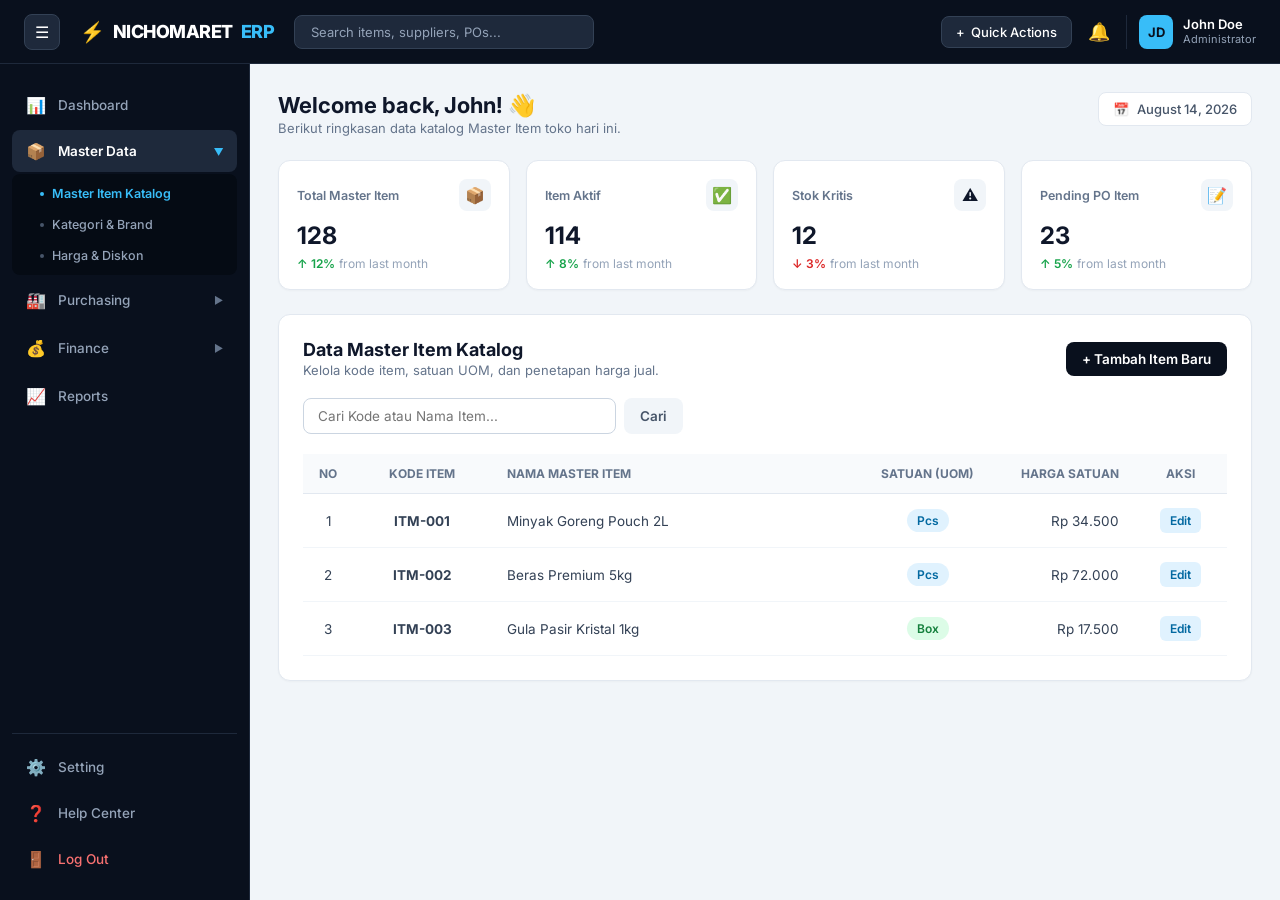
<file: templates/admin/order_form_sample.html>
<!DOCTYPE html>
<html lang="id">
<head>
    <meta charset="UTF-8">
    <meta name="viewport" content="width=device-width, initial-scale=1.0">
    <title>Master Item - Nichomaret ERP</title>
    <!-- Font Inter -->
    <link href="https://fonts.googleapis.com/css2?family=Inter:wght@400;500;600;700&display=swap" rel="stylesheet">
    <style>
        /* RESET & BASE STYLES */
        * { box-sizing: border-box; margin: 0; padding: 0; font-family: 'Inter', -apple-system, BlinkMacSystemFont, sans-serif; }
        body { background-color: #f1f5f9; color: #0f172a; min-height: 100vh; display: flex; flex-direction: column; }

        /* ---------------- TOPBAR (DARK NAVY) ---------------- */
        .topbar {
            height: 64px;
            background-color: #09101d;
            color: #ffffff;
            display: flex;
            align-items: center;
            justify-content: space-between;
            padding: 0 24px;
            position: fixed;
            top: 0; left: 0; right: 0;
            z-index: 100;
            border-bottom: 1px solid #1e293b;
        }

        .topbar-left { display: flex; align-items: center; gap: 20px; }
        
        /* Toggle Collapse Sidebar Button */
        .btn-toggle-sidebar {
            background: #1e293b;
            border: 1px solid #334155;
            color: #ffffff;
            width: 36px;
            height: 36px;
            border-radius: 8px;
            cursor: pointer;
            display: flex;
            align-items: center;
            justify-content: center;
            font-size: 16px;
            transition: background 0.2s;
        }
        .btn-toggle-sidebar:hover { background: #334155; }

        .brand-logo { font-size: 18px; font-weight: 800; color: #ffffff; text-decoration: none; display: flex; align-items: center; gap: 8px; letter-spacing: -0.5px; }
        .brand-logo span { color: #38bdf8; }

        .search-top {
            background-color: #1e293b;
            border: 1px solid #334155;
            border-radius: 8px;
            padding: 8px 16px;
            width: 300px;
            color: #ffffff;
            font-size: 13px;
            outline: none;
            transition: all 0.2s;
        }
        .search-top::placeholder { color: #94a3b8; }
        .search-top:focus { border-color: #38bdf8; background-color: #0f172a; }

        .topbar-right { display: flex; align-items: center; gap: 16px; }
        .btn-quick-action { background-color: #1e293b; color: #ffffff; border: 1px solid #334155; padding: 7px 14px; border-radius: 8px; font-size: 13px; font-weight: 500; cursor: pointer; display: flex; align-items: center; gap: 6px; }
        .btn-quick-action:hover { background-color: #334155; }

        .user-profile { display: flex; align-items: center; gap: 10px; padding-left: 12px; border-left: 1px solid #1e293b; }
        .avatar-box { width: 34px; height: 34px; border-radius: 8px; background-color: #38bdf8; color: #09101d; display: flex; align-items: center; justify-content: center; font-weight: 700; font-size: 13px; }
        .user-info { display: flex; flex-direction: column; }
        .user-name { font-size: 13px; font-weight: 600; color: #ffffff; line-height: 1.2; }
        .user-role { font-size: 11px; color: #94a3b8; }

        /* ---------------- SIDEBAR (DARK NAVY WITH SUB-MENU) ---------------- */
        .sidebar {
            width: 250px;
            background-color: #09101d;
            height: calc(100vh - 64px);
            position: fixed;
            top: 64px; left: 0;
            padding: 20px 12px;
            display: flex;
            flex-direction: column;
            justify-content: space-between;
            border-right: 1px solid #1e293b;
            z-index: 90;
            overflow-y: auto;
            transition: all 0.3s ease;
        }

        /* Class saat sidebar di-hide / collapse secara penuh */
        body.sidebar-collapsed .sidebar { transform: translateX(-100%); }
        body.sidebar-collapsed .main-wrapper { margin-left: 0; }

        .menu-list { list-style: none; display: flex; flex-direction: column; gap: 4px; }
        .menu-item { display: flex; flex-direction: column; }

        .menu-link {
            display: flex;
            align-items: center;
            justify-content: space-between;
            padding: 11px 14px;
            color: #94a3b8;
            text-decoration: none;
            font-size: 13.5px;
            font-weight: 500;
            border-radius: 8px;
            cursor: pointer;
            transition: all 0.2s;
            user-select: none;
        }
        .menu-link-content { display: flex; align-items: center; gap: 12px; }
        .menu-link:hover { color: #ffffff; background-color: #1e293b; }
        .menu-link.active {
            background-color: #1e293b;
            color: #ffffff;
            font-weight: 600;
        }
        .menu-link .icon { font-size: 16px; width: 20px; text-align: center; }
        
        /* Indicator Panah Sub-menu */
        .arrow-icon {
            font-size: 10px;
            transition: transform 0.3s ease;
            color: #64748b;
        }
        .menu-item.open > .menu-link .arrow-icon {
            transform: rotate(90deg);
            color: #38bdf8;
        }

        /* ---------------- HIDE / SHOW SUB MENU ---------------- */
        .submenu-list {
            list-style: none;
            max-height: 0;
            overflow: hidden;
            transition: max-height 0.3s ease-in-out;
            background-color: #050b14;
            border-radius: 8px;
            margin-top: 2px;
            padding-left: 12px;
        }
        .menu-item.open > .submenu-list {
            max-height: 200px; /* Buka otomatis */
            padding-top: 4px;
            padding-bottom: 4px;
        }

        .submenu-link {
            display: flex;
            align-items: center;
            gap: 10px;
            padding: 8px 12px 8px 28px;
            color: #94a3b8;
            text-decoration: none;
            font-size: 12.5px;
            font-weight: 500;
            border-radius: 6px;
            transition: all 0.2s;
            position: relative;
        }
        .submenu-link::before {
            content: "";
            position: absolute;
            left: 16px;
            top: 50%;
            width: 4px;
            height: 4px;
            background-color: #475569;
            border-radius: 50%;
            transform: translateY(-50%);
        }
        .submenu-link:hover { color: #ffffff; background-color: #1e293b; }
        .submenu-link.active {
            color: #38bdf8;
            font-weight: 600;
        }
        .submenu-link.active::before {
            background-color: #38bdf8;
        }

        .menu-divider { height: 1px; background-color: #1e293b; margin: 12px 0; }

        /* ---------------- MAIN CONTENT WRAPPER ---------------- */
        .main-wrapper {
            margin-top: 64px;
            margin-left: 250px;
            padding: 28px;
            flex: 1;
            transition: margin-left 0.3s ease;
        }

        .page-header { display: flex; justify-content: space-between; align-items: flex-start; margin-bottom: 24px; }
        .page-title { font-size: 22px; font-weight: 700; color: #0f172a; }
        .page-subtitle { font-size: 13px; color: #64748b; margin-top: 2px; }
        .date-badge { background: #ffffff; border: 1px solid #e2e8f0; padding: 8px 14px; border-radius: 8px; font-size: 13px; font-weight: 500; color: #475569; display: flex; align-items: center; gap: 8px; }

        /* STATS SUMMARY CARDS */
        .stats-grid { display: grid; grid-template-columns: repeat(auto-fit, minmax(200px, 1fr)); gap: 16px; margin-bottom: 24px; }
        .stat-card {
            background: #ffffff;
            border: 1px solid #e2e8f0;
            border-radius: 12px;
            padding: 18px;
            box-shadow: 0 1px 2px rgba(0,0,0,0.03);
        }
        .stat-header { display: flex; justify-content: space-between; align-items: center; margin-bottom: 10px; }
        .stat-label { font-size: 12.5px; font-weight: 600; color: #64748b; }
        .stat-icon { width: 32px; height: 32px; border-radius: 8px; background-color: #f1f5f9; display: flex; align-items: center; justify-content: center; font-size: 16px; color: #0f172a; }
        .stat-value { font-size: 24px; font-weight: 700; color: #0f172a; margin-bottom: 6px; }
        .stat-trend { font-size: 12px; font-weight: 600; display: flex; align-items: center; gap: 4px; }
        .trend-up { color: #16a34a; }
        .trend-down { color: #dc2626; }

        /* CARD MAIN DATA */
        .card { background: #ffffff; border: 1px solid #e2e8f0; border-radius: 12px; padding: 24px; box-shadow: 0 1px 2px rgba(0,0,0,0.03); }
        .card-header { display: flex; justify-content: space-between; align-items: center; margin-bottom: 20px; flex-wrap: wrap; gap: 12px; }
        
        .toolbar { display: flex; justify-content: space-between; align-items: center; gap: 16px; margin-bottom: 20px; flex-wrap: wrap; }
        .search-box { display: flex; gap: 8px; flex: 1; max-width: 380px; }
        .form-control { padding: 9px 14px; border: 1px solid #cbd5e1; border-radius: 8px; font-size: 13.5px; outline: none; transition: border-color 0.2s; background-color: #fff; width: 100%; }
        
        .btn { padding: 9px 16px; border-radius: 8px; font-size: 13.5px; font-weight: 600; cursor: pointer; border: none; display: inline-flex; align-items: center; gap: 6px; }
        .btn-primary { background-color: #09101d; color: #ffffff; }
        .btn-primary:hover { background-color: #1e293b; }
        .btn-secondary { background-color: #f1f5f9; color: #475569; }
        .btn-secondary:hover { background-color: #e2e8f0; }
        .btn-sm { padding: 5px 10px; font-size: 12px; border-radius: 6px; }
        .btn-edit { background-color: #e0f2fe; color: #0369a1; }

        /* DATA TABLE */
        .table-responsive { overflow-x: auto; }
        table { width: 100%; border-collapse: collapse; text-align: left; }
        th { background-color: #f8fafc; color: #64748b; font-size: 12px; font-weight: 700; text-transform: uppercase; padding: 12px 16px; border-bottom: 1px solid #e2e8f0; }
        td { padding: 14px 16px; border-bottom: 1px solid #f1f5f9; font-size: 13.5px; color: #334155; }
        
        .badge { display: inline-block; padding: 4px 10px; border-radius: 9999px; font-size: 12px; font-weight: 600; }
        .badge-pcs { background-color: #e0f2fe; color: #0369a1; }
        .badge-box { background-color: #dcfce7; color: #15803d; }
        .text-center { text-align: center; }
        .text-right { text-align: right; }

        /* MODAL POP-UP STYLES */
        .modal-overlay {
            position: fixed;
            top: 0; left: 0; width: 100%; height: 100%;
            background-color: rgba(9, 16, 29, 0.6);
            backdrop-filter: blur(3px);
            display: none;
            align-items: center;
            justify-content: center;
            z-index: 1000;
        }
        .modal-overlay.active { display: flex; }
        .modal-card { background: #ffffff; width: 100%; max-width: 480px; border-radius: 12px; overflow: hidden; }
        .modal-header { padding: 18px 24px; border-bottom: 1px solid #f1f5f9; display: flex; justify-content: space-between; align-items: center; }
        .modal-body { padding: 24px; }
        .form-group { margin-bottom: 16px; }
        .form-label { display: block; font-size: 12.5px; font-weight: 600; color: #475569; margin-bottom: 6px; }
        .modal-footer { padding: 16px 24px; background-color: #f8fafc; border-top: 1px solid #f1f5f9; display: flex; justify-content: flex-end; gap: 10px; }
    </style>
</head>
<body>

    <!-- 1. TOPBAR -->
    <header class="topbar">
        <div class="topbar-left">
            <button class="btn-toggle-sidebar" id="btnToggleSidebar" title="Hide/Show Sidebar">☰</button>
            <a href="#" class="brand-logo">
                <span style="font-size: 20px;">⚡</span> NICHOMARET<span>ERP</span>
            </a>
            <input type="text" class="search-top" placeholder="Search items, suppliers, POs...">
        </div>
        <div class="topbar-right">
            <button class="btn-quick-action"><span>+</span> Quick Actions</button>
            <span style="font-size: 18px; cursor: pointer; color: #94a3b8;">🔔</span>
            <div class="user-profile">
                <div class="avatar-box">JD</div>
                <div class="user-info">
                    <span class="user-name">John Doe</span>
                    <span class="user-role">Administrator</span>
                </div>
            </div>
        </div>
    </header>

    <!-- 2. SIDEBAR WITH COLLAPSIBLE SUB-MENUS -->
    <aside class="sidebar">
        <div>
            <ul class="menu-list">
                <!-- MENU DASHBOARD (NO SUBMENU) -->
                <li class="menu-item">
                    <a href="#" class="menu-link">
                        <div class="menu-link-content">
                            <span class="icon">📊</span>
                            <span>Dashboard</span>
                        </div>
                    </a>
                </li>

                <!-- MENU MASTER DATA (HAS SUBMENU - OPEN BY DEFAULT) -->
                <li class="menu-item open">
                    <div class="menu-link active">
                        <div class="menu-link-content">
                            <span class="icon">📦</span>
                            <span>Master Data</span>
                        </div>
                        <span class="arrow-icon">▶</span>
                    </div>
                    <ul class="submenu-list">
                        <li><a href="#" class="submenu-link active">Master Item Katalog</a></li>
                        <li><a href="#" class="submenu-link">Kategori & Brand</a></li>
                        <li><a href="#" class="submenu-link">Harga & Diskon</a></li>
                    </ul>
                </li>

                <!-- MENU SUPPLIER & PURCHASING (HAS SUBMENU) -->
                <li class="menu-item">
                    <div class="menu-link">
                        <div class="menu-link-content">
                            <span class="icon">🏭</span>
                            <span>Purchasing</span>
                        </div>
                        <span class="arrow-icon">▶</span>
                    </div>
                    <ul class="submenu-list">
                        <li><a href="#" class="submenu-link">Data Supplier</a></li>
                        <li><a href="#" class="submenu-link">Purchase Order (PO)</a></li>
                        <li><a href="#" class="submenu-link">Penerimaan Barang</a></li>
                    </ul>
                </li>

                <!-- MENU FINANCE (HAS SUBMENU) -->
                <li class="menu-item">
                    <div class="menu-link">
                        <div class="menu-link-content">
                            <span class="icon">💰</span>
                            <span>Finance</span>
                        </div>
                        <span class="arrow-icon">▶</span>
                    </div>
                    <ul class="submenu-list">
                        <li><a href="#" class="submenu-link">Hutang (AP)</a></li>
                        <li><a href="#" class="submenu-link">Piutang (AR)</a></li>
                        <li><a href="#" class="submenu-link">Invoice Pembayaran</a></li>
                    </ul>
                </li>

                <!-- MENU REPORTS (NO SUBMENU) -->
                <li class="menu-item">
                    <a href="#" class="menu-link">
                        <div class="menu-link-content">
                            <span class="icon">📈</span>
                            <span>Reports</span>
                        </div>
                    </a>
                </li>
            </ul>
        </div>

        <div>
            <div class="menu-divider"></div>
            <ul class="menu-list">
                <li class="menu-item">
                    <a href="#" class="menu-link">
                        <div class="menu-link-content">
                            <span class="icon">⚙️</span>
                            <span>Setting</span>
                        </div>
                    </a>
                </li>
                <li class="menu-item">
                    <a href="#" class="menu-link">
                        <div class="menu-link-content">
                            <span class="icon">❓</span>
                            <span>Help Center</span>
                        </div>
                    </a>
                </li>
                <li class="menu-item">
                    <a href="#" class="menu-link" style="color: #f87171;">
                        <div class="menu-link-content">
                            <span class="icon">🚪</span>
                            <span>Log Out</span>
                        </div>
                    </a>
                </li>
            </ul>
        </div>
    </aside>

    <!-- 3. MAIN CONTENT -->
    <div class="main-wrapper">
        <div class="page-header">
            <div>
                <h1 class="page-title">Welcome back, John! 👋</h1>
                <p class="page-subtitle">Berikut ringkasan data katalog Master Item toko hari ini.</p>
            </div>
            <div class="date-badge">
                📅 <span>August 14, 2026</span>
            </div>
        </div>

        <!-- METRICS CARDS -->
        <div class="stats-grid">
            <div class="stat-card">
                <div class="stat-header">
                    <span class="stat-label">Total Master Item</span>
                    <div class="stat-icon">📦</div>
                </div>
                <div class="stat-value">128</div>
                <div class="stat-trend trend-up"><span>↑ 12%</span> <span style="color: #94a3b8; font-weight: normal;">from last month</span></div>
            </div>
            <div class="stat-card">
                <div class="stat-header">
                    <span class="stat-label">Item Aktif</span>
                    <div class="stat-icon">✅</div>
                </div>
                <div class="stat-value">114</div>
                <div class="stat-trend trend-up"><span>↑ 8%</span> <span style="color: #94a3b8; font-weight: normal;">from last month</span></div>
            </div>
            <div class="stat-card">
                <div class="stat-header">
                    <span class="stat-label">Stok Kritis</span>
                    <div class="stat-icon">⚠️</div>
                </div>
                <div class="stat-value">12</div>
                <div class="stat-trend trend-down"><span>↓ 3%</span> <span style="color: #94a3b8; font-weight: normal;">from last month</span></div>
            </div>
            <div class="stat-card">
                <div class="stat-header">
                    <span class="stat-label">Pending PO Item</span>
                    <div class="stat-icon">📝</div>
                </div>
                <div class="stat-value">23</div>
                <div class="stat-trend trend-up"><span>↑ 5%</span> <span style="color: #94a3b8; font-weight: normal;">from last month</span></div>
            </div>
        </div>

        <!-- MAIN TABLE DATA -->
        <div class="card">
            <div class="card-header">
                <div>
                    <h2 style="font-size: 18px; font-weight: 700; color: #0f172a;">Data Master Item Katalog</h2>
                    <p style="font-size: 13px; color: #64748b; margin-top: 2px;">Kelola kode item, satuan UOM, dan penetapan harga jual.</p>
                </div>
                <button class="btn btn-primary" id="btnTambah">+ Tambah Item Baru</button>
            </div>

            <div class="toolbar">
                <div class="search-box">
                    <input type="text" class="form-control" placeholder="Cari Kode atau Nama Item...">
                    <button class="btn btn-secondary">Cari</button>
                </div>
            </div>

            <div class="table-responsive">
                <table>
                    <thead>
                        <tr>
                            <th class="text-center" style="width: 5%;">No</th>
                            <th class="text-center" style="width: 15%;">Kode Item</th>
                            <th style="width: 40%;">Nama Master Item</th>
                            <th class="text-center" style="width: 15%;">Satuan (UOM)</th>
                            <th class="text-right" style="width: 15%;">Harga Satuan</th>
                            <th class="text-center" style="width: 10%;">Aksi</th>
                        </tr>
                    </thead>
                    <tbody>
                        <tr>
                            <td class="text-center">1</td>
                            <td class="text-center"><strong>ITM-001</strong></td>
                            <td>Minyak Goreng Pouch 2L</td>
                            <td class="text-center"><span class="badge badge-pcs">Pcs</span></td>
                            <td class="text-right">Rp 34.500</td>
                            <td class="text-center"><button class="btn btn-sm btn-edit btn-action-edit">Edit</button></td>
                        </tr>
                        <tr>
                            <td class="text-center">2</td>
                            <td class="text-center"><strong>ITM-002</strong></td>
                            <td>Beras Premium 5kg</td>
                            <td class="text-center"><span class="badge badge-pcs">Pcs</span></td>
                            <td class="text-right">Rp 72.000</td>
                            <td class="text-center"><button class="btn btn-sm btn-edit btn-action-edit">Edit</button></td>
                        </tr>
                        <tr>
                            <td class="text-center">3</td>
                            <td class="text-center"><strong>ITM-003</strong></td>
                            <td>Gula Pasir Kristal 1kg</td>
                            <td class="text-center"><span class="badge badge-box">Box</span></td>
                            <td class="text-right">Rp 17.500</td>
                            <td class="text-center"><button class="btn btn-sm btn-edit btn-action-edit">Edit</button></td>
                        </tr>
                    </tbody>
                </table>
            </div>
        </div>
    </div>

    <!-- MODAL -->
    <div class="modal-overlay" id="modalItem">
        <div class="modal-card">
            <div class="modal-header">
                <h3 style="font-size: 16px; font-weight: 700; color: #0f172a;" id="modalTitle">✨ Tambah Master Item Baru</h3>
                <button class="btn btn-sm btn-secondary" id="btnCloseHeader" style="border-radius: 50%; padding: 4px 8px;">✕</button>
            </div>
            <div class="modal-body">
                <div class="form-group">
                    <label class="form-label">Kode Item</label>
                    <input type="text" class="form-control" id="inputKode" value="ITM-004" readonly style="background-color: #f8fafc;">
                </div>
                <div class="form-group">
                    <label class="form-label">Nama Master Item</label>
                    <input type="text" class="form-control" id="inputNama" placeholder="Contoh: Sabun Mandi Cair 450ml">
                </div>
                <div class="form-group">
                    <label class="form-label">Satuan (UOM)</label>
                    <select class="form-control" id="inputSatuan">
                        <option value="Pcs">Pcs</option>
                        <option value="Box">Box</option>
                        <option value="Karton">Karton</option>
                    </select>
                </div>
                <div class="form-group">
                    <label class="form-label">Harga Satuan (Rp)</label>
                    <input type="number" class="form-control" id="inputHarga" placeholder="0">
                </div>
            </div>
            <div class="modal-footer">
                <button class="btn btn-secondary" id="btnBatal">Batal</button>
                <button class="btn btn-primary" id="btnSimpan">Simpan Item</button>
            </div>
        </div>
    </div>

    <!-- JAVASCRIPT UNTUK SUB-MENU HIDE/SHOW & SIDEBAR TOGGLE -->
    <script>
        // 1. Fitur Accordion Sub-Menu (Hide/Show Submenu)
        const menuItems = document.querySelectorAll('.menu-item');

        menuItems.forEach(item => {
            const menuLink = item.querySelector('.menu-link');
            const subMenuList = item.querySelector('.submenu-list');

            if (subMenuList) {
                menuLink.addEventListener('click', (e) => {
                    e.preventDefault();
                    
                    // Tutup submenu lain yang sedang terbuka (Opsional - gaya accordion)
                    menuItems.forEach(otherItem => {
                        if (otherItem !== item && otherItem.classList.contains('open')) {
                            otherItem.classList.remove('open');
                        }
                    });

                    // Toggle status open/hide pada menu yang diklik
                    item.classList.toggle('open');
                });
            }
        });

        // 2. Fitur Hide Full Sidebar (Toggle Sidebar Hamburger Button)
        const btnToggleSidebar = document.getElementById('btnToggleSidebar');
        btnToggleSidebar.addEventListener('click', () => {
            document.body.classList.toggle('sidebar-collapsed');
        });

        // 3. Logic Pop-Up Modal
        const modal = document.getElementById('modalItem');
        const btnTambah = document.getElementById('btnTambah');
        const btnBatal = document.getElementById('btnBatal');
        const btnCloseHeader = document.getElementById('btnCloseHeader');
        const btnSimpan = document.getElementById('btnSimpan');
        const editButtons = document.querySelectorAll('.btn-action-edit');

        btnTambah.addEventListener('click', () => { modal.classList.add('active'); });
        const closeModal = () => { modal.classList.remove('active'); };
        btnBatal.addEventListener('click', closeModal);
        btnCloseHeader.addEventListener('click', closeModal);
        btnSimpan.addEventListener('click', () => { alert('Data tersimpan!'); closeModal(); });
        editButtons.forEach(btn => {
            btn.addEventListener('click', () => { modal.classList.add('active'); });
        });
    </script>
</body>
</html>
</file>
